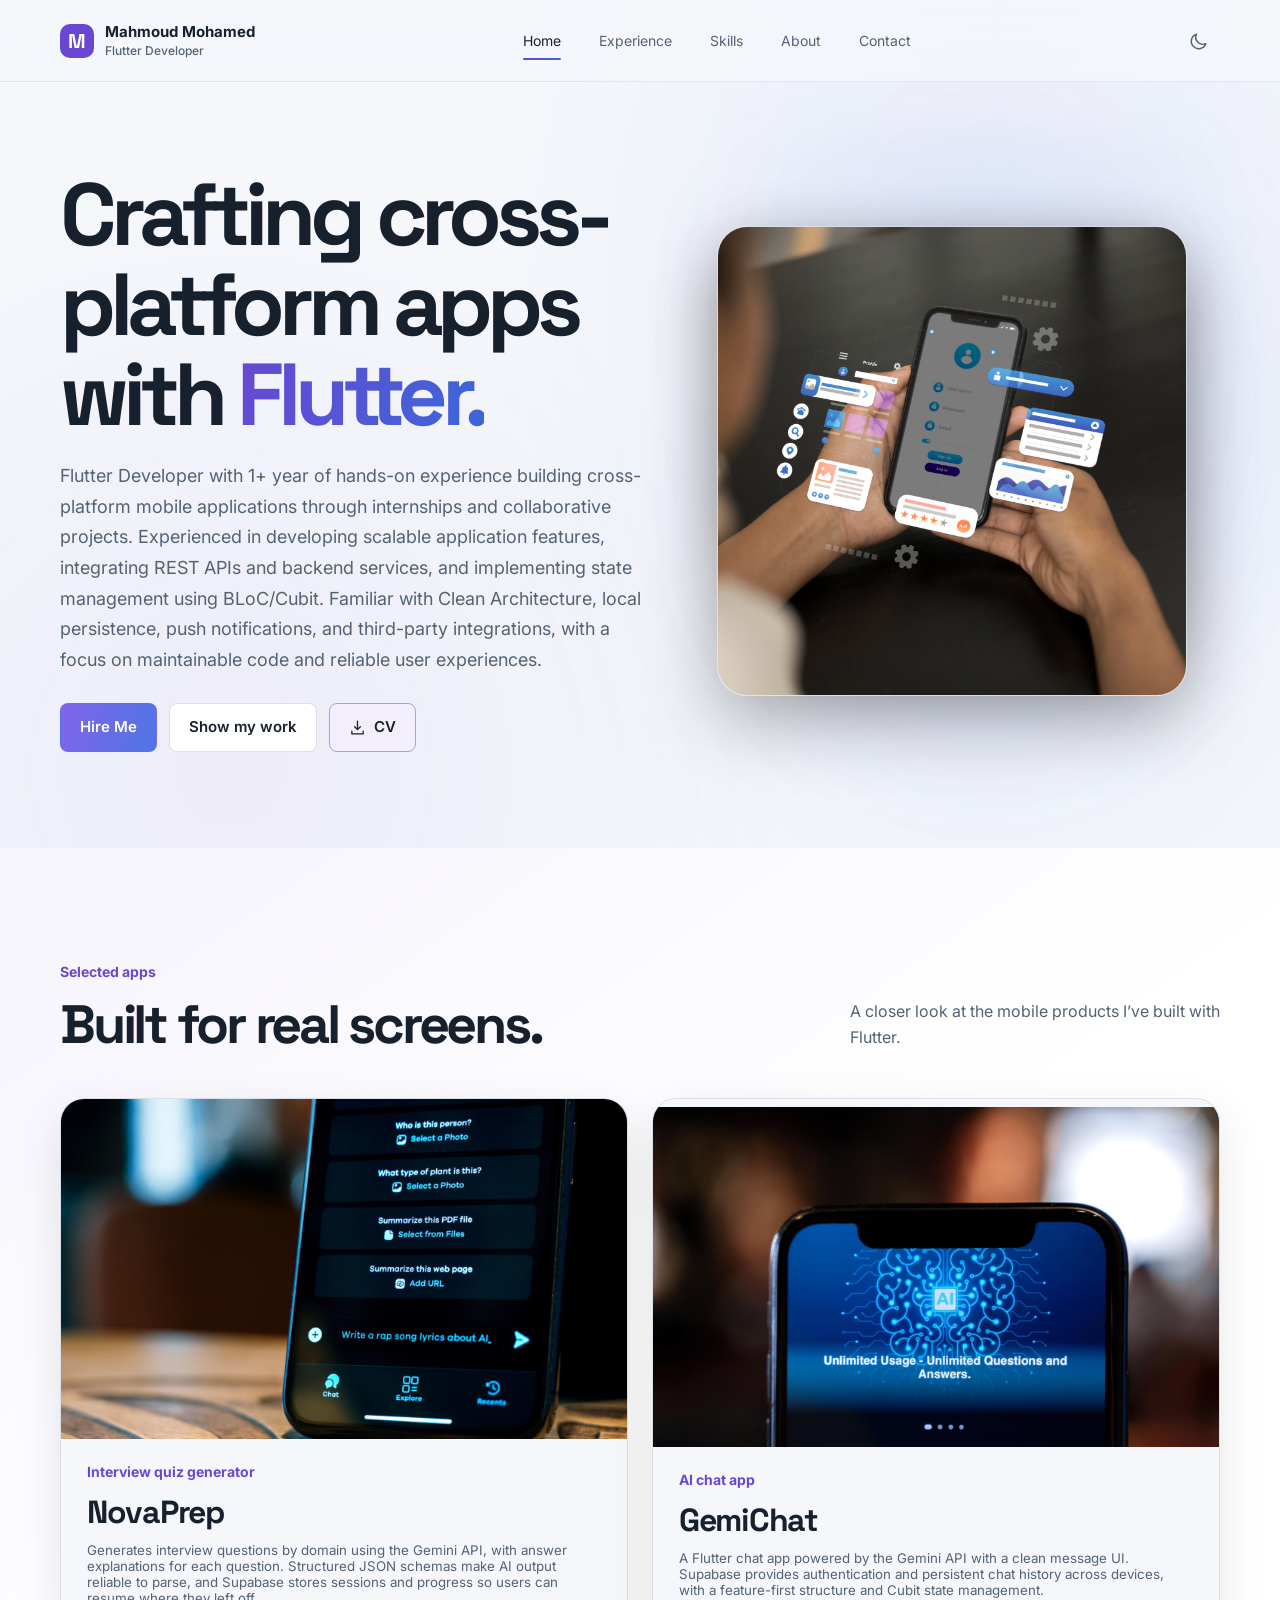
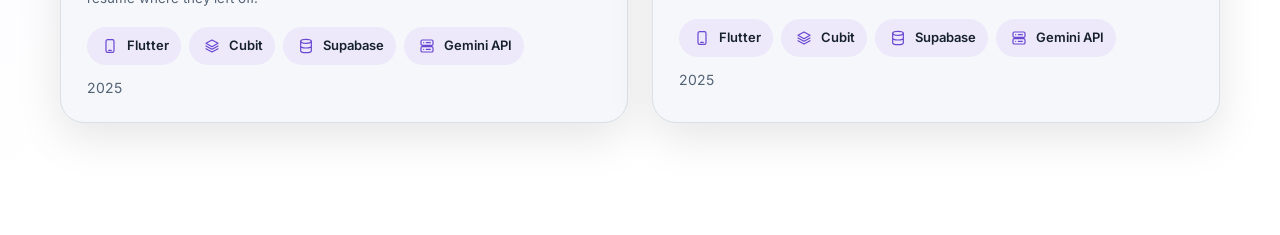
<file: index.html>
<!doctype html>
<html lang="en">
  <head>
    <meta charset="UTF-8" />
    <meta name="viewport" content="width=device-width, initial-scale=1" />
    <meta name="theme-color" content="#10131d" />
    <meta name="description" content="Mahmoud Mohamed is a Flutter developer building thoughtful cross-platform mobile apps." />
    <link rel="canonical" href="https://mahmoudmohamed17.github.io/my_portfolio/" />
    <link rel="icon" href="assets/favicon.svg" type="image/svg+xml" />
    <title>Mahmoud Mohamed — Flutter Developer</title>
    <script>
      (() => {
        let theme;
        try { theme = localStorage.getItem("portfolio-theme"); } catch (_) {}
        if (theme !== "dark" && theme !== "light") theme = matchMedia("(prefers-color-scheme: light)").matches ? "light" : "dark";
        document.documentElement.dataset.theme = theme;
      })();
    </script>
    <link rel="preconnect" href="https://fonts.googleapis.com" />
    <link rel="preconnect" href="https://fonts.gstatic.com" crossorigin />
    <link href="https://fonts.googleapis.com/css2?family=Inter:wght@400;500;600;700&family=Space+Grotesk:wght@500;600;700&display=swap" rel="stylesheet" />
    <link rel="stylesheet" href="styles.css" />
    <script src="content.js" defer></script>
    <script src="script.js" defer></script>
  </head>
  <body data-page="home">
    <a class="skip-link" href="#main">Skip to content</a>
    <header class="site-header wrap">
      <a class="brand" href="index.html" aria-label="Mahmoud Mohamed home"><span class="brand-mark" aria-hidden="true">M</span><span class="brand-copy"><span id="brand-name"></span><span id="brand-role"></span></span></a>
      <nav class="nav" aria-label="Main navigation">
        <a href="index.html" aria-current="page">Home</a>
        <a href="experience.html">Experience</a>
        <a href="skills.html">Skills</a>
        <a href="about.html">About</a>
        <a href="contact.html">Contact</a>
      </nav>
      <div class="header-actions">
        <button class="theme-toggle" type="button" aria-label="Switch theme">
          <svg class="theme-icon icon-sun" viewBox="0 0 24 24" aria-hidden="true"><circle cx="12" cy="12" r="3"/><path d="M12 2v2m0 16v2M4.93 4.93l1.42 1.42m11.3 11.3 1.42 1.42M2 12h2m16 0h2M4.93 19.07l1.42-1.42m11.3-11.3 1.42-1.42"/></svg>
          <svg class="theme-icon icon-moon" viewBox="0 0 24 24" aria-hidden="true"><path d="M19.2 15.6A8.2 8.2 0 0 1 8.4 4.8 8.5 8.5 0 1 0 19.2 15.6Z"/></svg>
        </button>
      </div>
    </header>
    <main id="main">
      <section class="hero wrap" id="home" aria-labelledby="hero-title">
        <div class="hero-copy">
          <h1 id="hero-title">Crafting cross-platform apps with <em>Flutter.</em></h1>
          <p class="hero-intro" id="hero-intro"></p>
          <div class="hero-actions">
            <a class="button button-primary" href="contact.html">Hire Me</a>
            <a class="button button-secondary" href="#selected-projects">Show my work</a>
            <a class="button button-secondary button-download" href="assets/Mahmoud-Mohamed-CV.pdf" download aria-label="Download my latest CV version"><svg class="download-icon" viewBox="0 0 24 24" aria-hidden="true"><path d="M12 3v12m0 0 4-4m-4 4-4-4M4 17v4h16v-4"/></svg><span>CV</span></a>
          </div>
        </div>
        <div class="hero-showcase"><img class="home-art" src="assets/home.jpg" alt="A smartphone showing a mobile app interface" fetchpriority="high" /></div>
      </section>
      <section class="work-section section" id="selected-projects" aria-labelledby="projects-title">
        <div class="wrap">
          <div class="section-heading"><div><p class="section-kicker">Selected apps</p><h2 id="projects-title">Built for real screens.</h2></div><p class="section-intro">A closer look at the mobile products I’ve built with Flutter.</p></div>
          <div class="project-list" id="projects"></div>
        </div>
      </section>
    </main>
    <dialog class="project-dialog" aria-labelledby="dialog-title"><div class="dialog-shell"><button class="dialog-close" type="button" aria-label="Close project details">×</button><div class="dialog-gallery"><img class="dialog-image" alt=""></div><p class="project-category dialog-category"></p><h2 id="dialog-title"></h2><p class="dialog-description"></p><p class="dialog-tags"></p><a class="dialog-link" target="_blank" rel="noopener noreferrer"></a></div></dialog>
  </body>
</html>
</file>
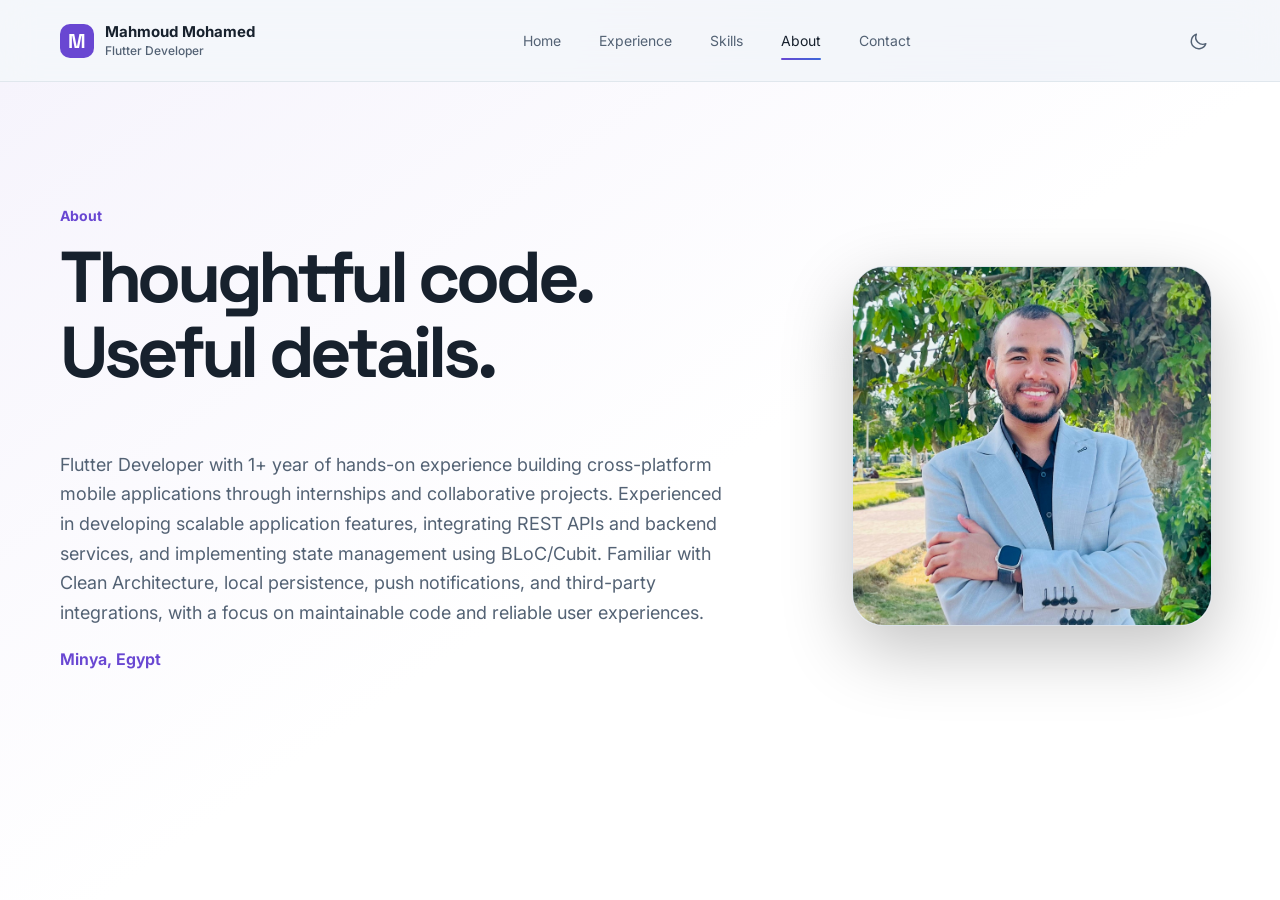
<file: about.html>
<!doctype html>
<html lang="en">
  <head>
    <meta charset="UTF-8" /><meta name="viewport" content="width=device-width, initial-scale=1" /><meta name="theme-color" content="#10131d" />
    <meta name="description" content="About Mahmoud Mohamed, Flutter developer based in Minya, Egypt." /><link rel="canonical" href="https://mahmoudmohamed17.github.io/my_portfolio/about.html" /><link rel="icon" href="assets/favicon.svg" type="image/svg+xml" />
    <title>About — Mahmoud Mohamed</title>
    <script>(()=>{let t;try{t=localStorage.getItem("portfolio-theme")}catch(_){}if(t!=="dark"&&t!=="light")t=matchMedia("(prefers-color-scheme: light)").matches?"light":"dark";document.documentElement.dataset.theme=t})();</script>
    <link rel="preconnect" href="https://fonts.googleapis.com" /><link rel="preconnect" href="https://fonts.gstatic.com" crossorigin /><link href="https://fonts.googleapis.com/css2?family=Inter:wght@400;500;600;700&family=Space+Grotesk:wght@500;600;700&display=swap" rel="stylesheet" />
    <link rel="stylesheet" href="styles.css" /><script src="content.js" defer></script><script src="script.js" defer></script>
  </head>
  <body data-page="about">
    <a class="skip-link" href="#main">Skip to content</a>
    <header class="site-header wrap"><a class="brand" href="index.html" aria-label="Mahmoud Mohamed home"><span class="brand-mark" aria-hidden="true">M</span><span class="brand-copy"><span id="brand-name"></span><span id="brand-role"></span></span></a><nav class="nav" aria-label="Main navigation"><a href="index.html">Home</a><a href="experience.html">Experience</a><a href="skills.html">Skills</a><a href="about.html" aria-current="page">About</a><a href="contact.html">Contact</a></nav><div class="header-actions"><button class="theme-toggle" type="button" aria-label="Switch theme"><svg class="theme-icon icon-sun" viewBox="0 0 24 24" aria-hidden="true"><circle cx="12" cy="12" r="3"/><path d="M12 2v2m0 16v2M4.93 4.93l1.42 1.42m11.3 11.3 1.42 1.42M2 12h2m16 0h2M4.93 19.07l1.42-1.42m11.3-11.3 1.42-1.42"/></svg><svg class="theme-icon icon-moon" viewBox="0 0 24 24" aria-hidden="true"><path d="M19.2 15.6A8.2 8.2 0 0 1 8.4 4.8 8.5 8.5 0 1 0 19.2 15.6Z"/></svg></button></div></header>
    <main id="main"><section class="about-section section page-section"><div class="wrap about-page"><div><p class="section-kicker">About</p><h1>Thoughtful code.<br />Useful details.</h1><p class="about-summary" id="about-summary"></p><p class="about-location" id="about-location"></p></div><img class="about-photo" src="assets/me.jpg" alt="Mahmoud Mohamed" loading="lazy" /></div></section></main>
  </body>
</html>
</file>
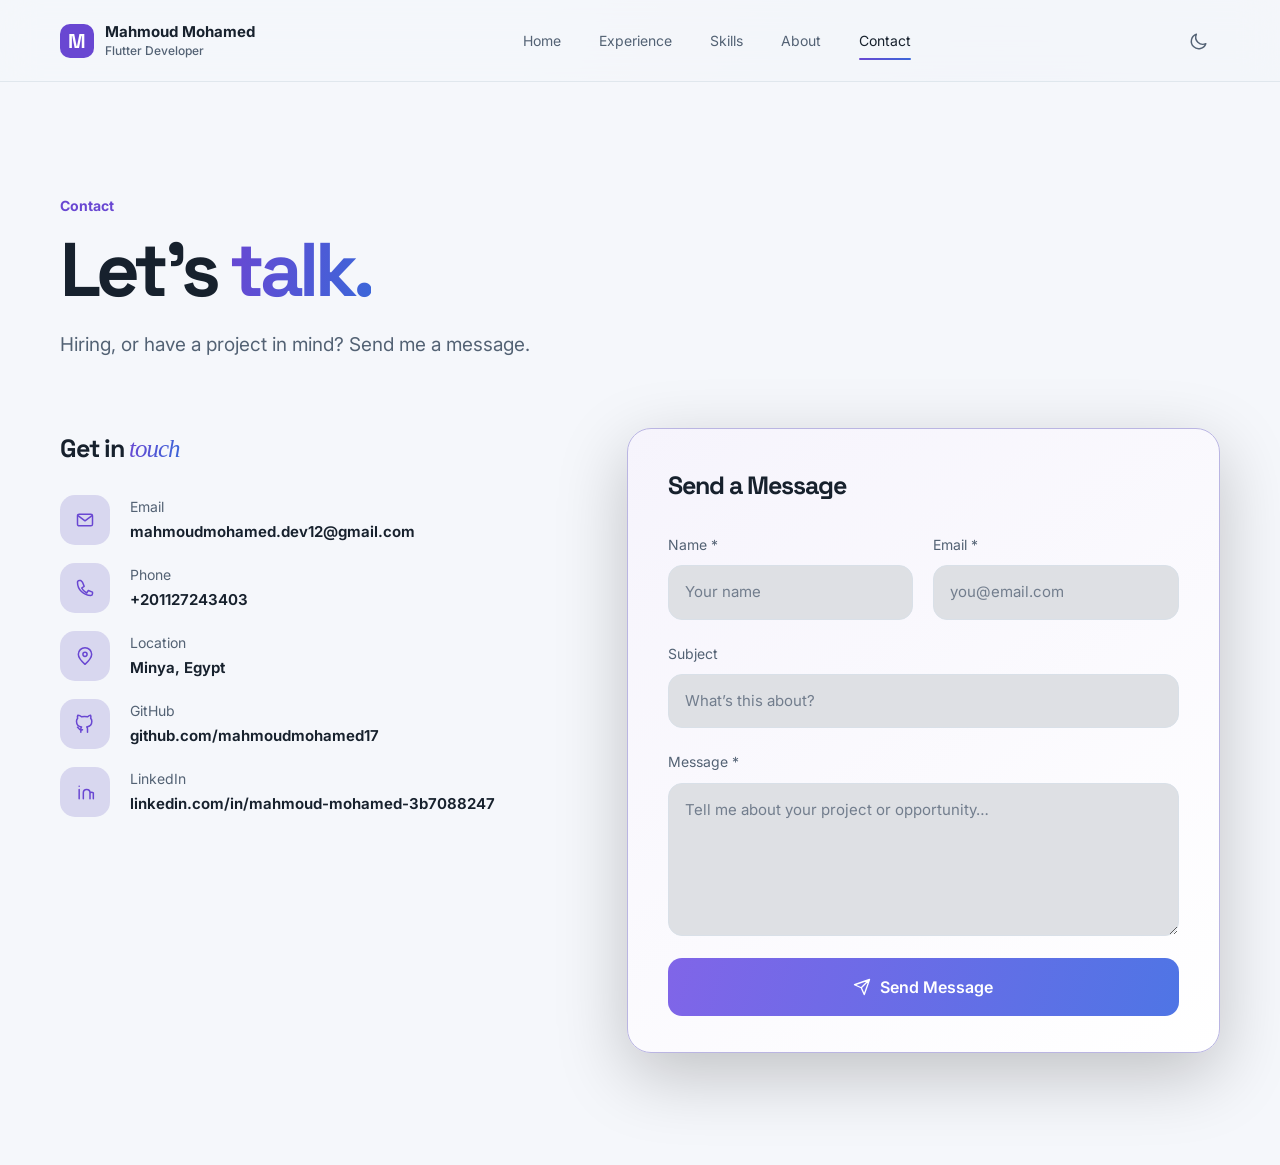
<file: contact.html>
<!doctype html>
<html lang="en">
  <head>
    <meta charset="UTF-8" /><meta name="viewport" content="width=device-width, initial-scale=1" /><meta name="theme-color" content="#10131d" />
    <meta name="description" content="Contact Mahmoud Mohamed about Flutter development roles and projects." /><link rel="canonical" href="https://mahmoudmohamed17.github.io/my_portfolio/contact.html" /><link rel="icon" href="assets/favicon.svg" type="image/svg+xml" />
    <title>Contact — Mahmoud Mohamed</title>
    <script>(()=>{let t;try{t=localStorage.getItem("portfolio-theme")}catch(_){}if(t!=="dark"&&t!=="light")t=matchMedia("(prefers-color-scheme: light)").matches?"light":"dark";document.documentElement.dataset.theme=t})();</script>
    <link rel="preconnect" href="https://fonts.googleapis.com" /><link rel="preconnect" href="https://fonts.gstatic.com" crossorigin /><link href="https://fonts.googleapis.com/css2?family=Inter:wght@400;500;600;700&family=Space+Grotesk:wght@500;600;700&display=swap" rel="stylesheet" />
    <link rel="stylesheet" href="styles.css" /><script src="content.js" defer></script><script src="script.js" defer></script>
  </head>
  <body data-page="contact">
    <a class="skip-link" href="#main">Skip to content</a>
    <header class="site-header wrap"><a class="brand" href="index.html" aria-label="Mahmoud Mohamed home"><span class="brand-mark" aria-hidden="true">M</span><span class="brand-copy"><span id="brand-name"></span><span id="brand-role"></span></span></a><nav class="nav" aria-label="Main navigation"><a href="index.html">Home</a><a href="experience.html">Experience</a><a href="skills.html">Skills</a><a href="about.html">About</a><a href="contact.html" aria-current="page">Contact</a></nav><div class="header-actions"><button class="theme-toggle" type="button" aria-label="Switch theme"><svg class="theme-icon icon-sun" viewBox="0 0 24 24" aria-hidden="true"><circle cx="12" cy="12" r="3"/><path d="M12 2v2m0 16v2M4.93 4.93l1.42 1.42m11.3 11.3 1.42 1.42M2 12h2m16 0h2M4.93 19.07l1.42-1.42m11.3-11.3 1.42-1.42"/></svg><svg class="theme-icon icon-moon" viewBox="0 0 24 24" aria-hidden="true"><path d="M19.2 15.6A8.2 8.2 0 0 1 8.4 4.8 8.5 8.5 0 1 0 19.2 15.6Z"/></svg></button></div></header>
    <main id="main"><section class="contact-section section page-section" aria-labelledby="contact-title"><div class="wrap"><div class="contact-heading"><p class="section-kicker">Contact</p><h1 id="contact-title">Let’s <em>talk.</em></h1><p>Hiring, or have a project in mind? Send me a message.</p></div><div class="contact-layout"><div class="contact-details"><h3>Get in <em>touch</em></h3><div id="contact-links"></div></div><form class="contact-form" action="https://formsubmit.co/ajax/mahmoudmohamed.dev12@gmail.com" method="POST" aria-describedby="contact-form-status"><h3>Send a Message</h3><input type="hidden" name="_subject" value="New portfolio message"><div class="form-row"><label>Name *<input type="text" name="name" autocomplete="name" placeholder="Your name" required></label><label>Email *<input type="email" name="email" autocomplete="email" placeholder="you@email.com" required></label></div><label>Subject<input type="text" name="subject" placeholder="What’s this about?"></label><label>Message *<textarea name="message" rows="5" placeholder="Tell me about your project or opportunity…" required></textarea></label><button class="button button-primary form-submit" type="submit"><svg class="button-icon" viewBox="0 0 24 24" aria-hidden="true"><path d="m22 2-7 20-4-9-9-4 20-7ZM22 2 11 13"/></svg><span class="submit-label">Send Message</span></button><p class="form-status" id="contact-form-status" role="status" aria-live="polite" hidden></p></form></div></div></section></main>
  </body>
</html>
</file>
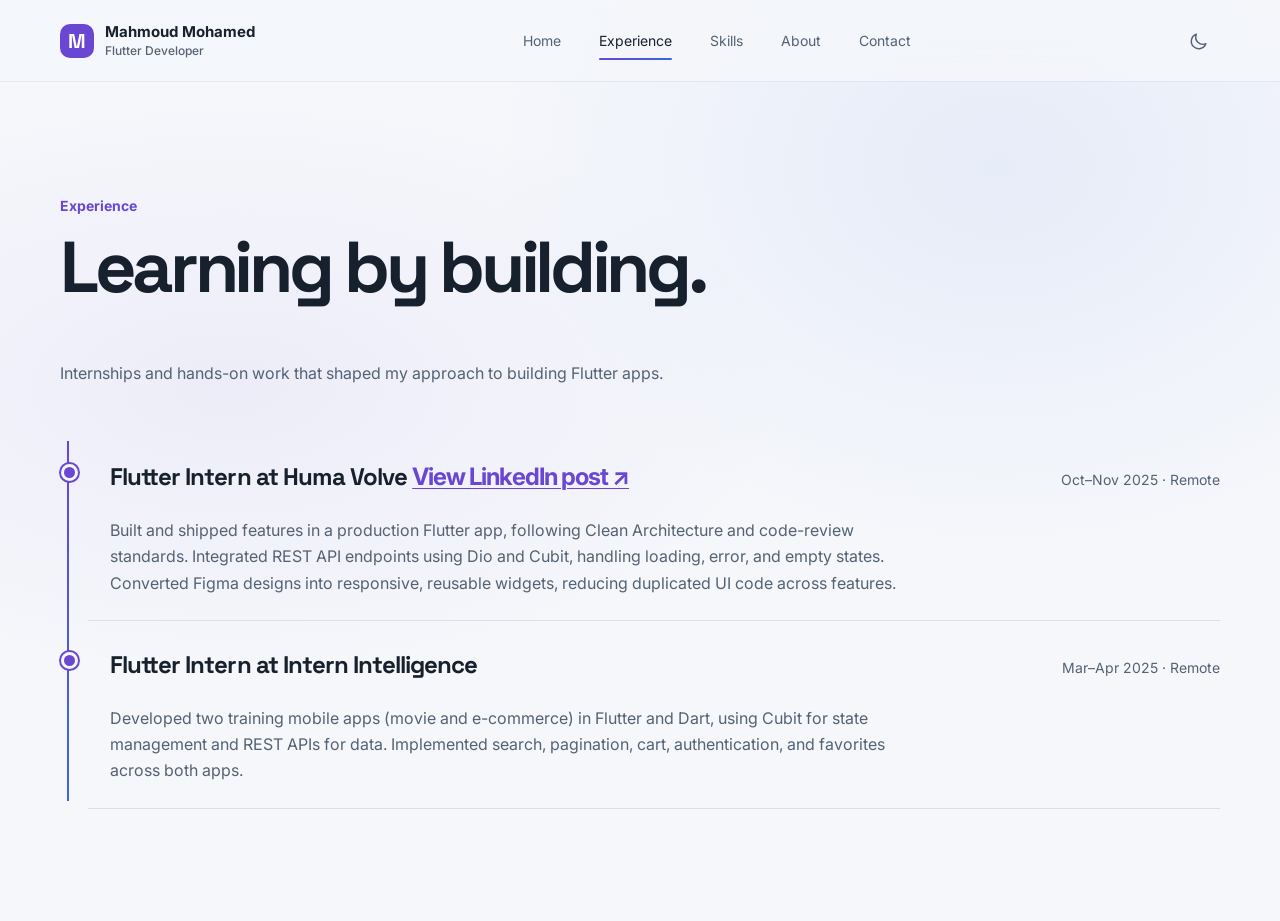
<file: experience.html>
<!doctype html>
<html lang="en">
  <head>
    <meta charset="UTF-8" /><meta name="viewport" content="width=device-width, initial-scale=1" />
    <meta name="theme-color" content="#10131d" /><meta name="description" content="Professional experience and internships of Mahmoud Mohamed, Flutter developer." />
    <link rel="canonical" href="https://mahmoudmohamed17.github.io/my_portfolio/experience.html" /><link rel="icon" href="assets/favicon.svg" type="image/svg+xml" />
    <title>Experience — Mahmoud Mohamed</title>
    <script>(()=>{let t;try{t=localStorage.getItem("portfolio-theme")}catch(_){}if(t!=="dark"&&t!=="light")t=matchMedia("(prefers-color-scheme: light)").matches?"light":"dark";document.documentElement.dataset.theme=t})();</script>
    <link rel="preconnect" href="https://fonts.googleapis.com" /><link rel="preconnect" href="https://fonts.gstatic.com" crossorigin /><link href="https://fonts.googleapis.com/css2?family=Inter:wght@400;500;600;700&family=Space+Grotesk:wght@500;600;700&display=swap" rel="stylesheet" />
    <link rel="stylesheet" href="styles.css" /><script src="content.js" defer></script><script src="script.js" defer></script>
  </head>
  <body data-page="experience">
    <a class="skip-link" href="#main">Skip to content</a>
    <header class="site-header wrap"><a class="brand" href="index.html" aria-label="Mahmoud Mohamed home"><span class="brand-mark" aria-hidden="true">M</span><span class="brand-copy"><span id="brand-name"></span><span id="brand-role"></span></span></a><nav class="nav" aria-label="Main navigation"><a href="index.html">Home</a><a href="experience.html" aria-current="page">Experience</a><a href="skills.html">Skills</a><a href="about.html">About</a><a href="contact.html">Contact</a></nav><div class="header-actions"><button class="theme-toggle" type="button" aria-label="Switch theme"><svg class="theme-icon icon-sun" viewBox="0 0 24 24" aria-hidden="true"><circle cx="12" cy="12" r="3"/><path d="M12 2v2m0 16v2M4.93 4.93l1.42 1.42m11.3 11.3 1.42 1.42M2 12h2m16 0h2M4.93 19.07l1.42-1.42m11.3-11.3 1.42-1.42"/></svg><svg class="theme-icon icon-moon" viewBox="0 0 24 24" aria-hidden="true"><path d="M19.2 15.6A8.2 8.2 0 0 1 8.4 4.8 8.5 8.5 0 1 0 19.2 15.6Z"/></svg></button></div></header>
    <main id="main"><section class="experience-section section page-section" aria-labelledby="experience-title"><div class="wrap experience-layout"><div class="section-heading"><div><p class="section-kicker">Experience</p><h1 id="experience-title">Learning by building.</h1><p class="section-intro">Internships and hands-on work that shaped my approach to building Flutter apps.</p></div></div><div class="timeline" id="experience-list"></div></div></section></main>
  </body>
</html>
</file>
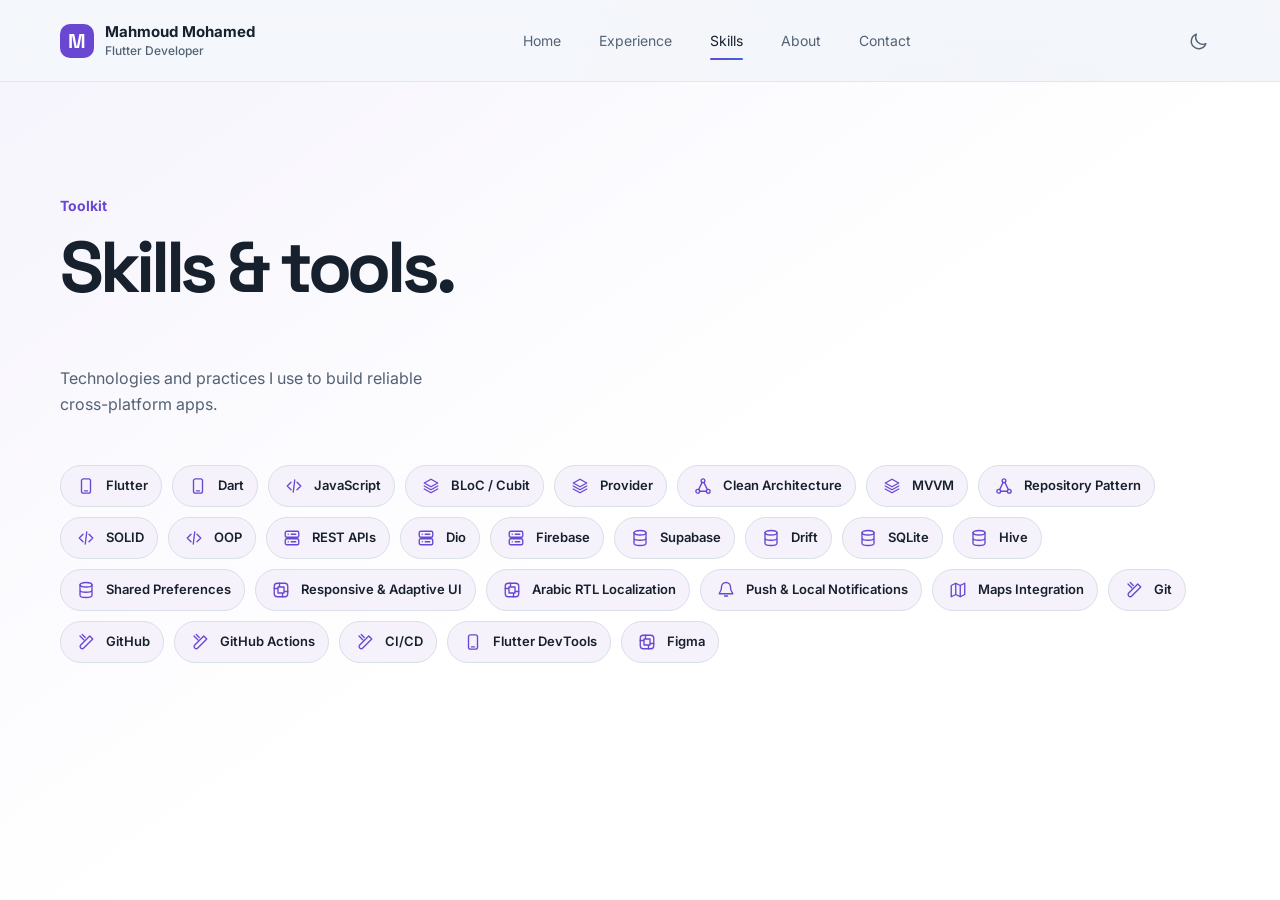
<file: skills.html>
<!doctype html>
<html lang="en">
  <head>
    <meta charset="UTF-8" /><meta name="viewport" content="width=device-width, initial-scale=1" /><meta name="theme-color" content="#10131d" />
    <meta name="description" content="Flutter development skills and tools used by Mahmoud Mohamed." /><link rel="canonical" href="https://mahmoudmohamed17.github.io/my_portfolio/skills.html" /><link rel="icon" href="assets/favicon.svg" type="image/svg+xml" />
    <title>Skills — Mahmoud Mohamed</title>
    <script>(()=>{let t;try{t=localStorage.getItem("portfolio-theme")}catch(_){}if(t!=="dark"&&t!=="light")t=matchMedia("(prefers-color-scheme: light)").matches?"light":"dark";document.documentElement.dataset.theme=t})();</script>
    <link rel="preconnect" href="https://fonts.googleapis.com" /><link rel="preconnect" href="https://fonts.gstatic.com" crossorigin /><link href="https://fonts.googleapis.com/css2?family=Inter:wght@400;500;600;700&family=Space+Grotesk:wght@500;600;700&display=swap" rel="stylesheet" />
    <link rel="stylesheet" href="styles.css" /><script src="content.js" defer></script><script src="script.js" defer></script>
  </head>
  <body data-page="skills">
    <a class="skip-link" href="#main">Skip to content</a>
    <header class="site-header wrap"><a class="brand" href="index.html" aria-label="Mahmoud Mohamed home"><span class="brand-mark" aria-hidden="true">M</span><span class="brand-copy"><span id="brand-name"></span><span id="brand-role"></span></span></a><nav class="nav" aria-label="Main navigation"><a href="index.html">Home</a><a href="experience.html">Experience</a><a href="skills.html" aria-current="page">Skills</a><a href="about.html">About</a><a href="contact.html">Contact</a></nav><div class="header-actions"><button class="theme-toggle" type="button" aria-label="Switch theme"><svg class="theme-icon icon-sun" viewBox="0 0 24 24" aria-hidden="true"><circle cx="12" cy="12" r="3"/><path d="M12 2v2m0 16v2M4.93 4.93l1.42 1.42m11.3 11.3 1.42 1.42M2 12h2m16 0h2M4.93 19.07l1.42-1.42m11.3-11.3 1.42-1.42"/></svg><svg class="theme-icon icon-moon" viewBox="0 0 24 24" aria-hidden="true"><path d="M19.2 15.6A8.2 8.2 0 0 1 8.4 4.8 8.5 8.5 0 1 0 19.2 15.6Z"/></svg></button></div></header>
    <main id="main"><section class="about-section section page-section" aria-labelledby="skills-title"><div class="wrap skills-page"><div class="section-heading"><div><p class="section-kicker">Toolkit</p><h1 id="skills-title">Skills & tools.</h1><p class="section-intro">Technologies and practices I use to build reliable cross-platform apps.</p></div></div><div class="skill-list" id="skills" aria-label="Skills and tools"></div></div></section></main>
  </body>
</html>
</file>
<file: styles.css>
/* Foundations and theme tokens */
:root {
  color-scheme: dark;
  --bg: #0b1220;
  --surface: #131d33;
  --surface-raised: #18243b;
  --border: #24324f;
  --text: #e8eef9;
  --muted: #a3b3cf;
  --accent: #4db8ff;
  --accent-ink: #071523;
  --glow: rgb(77 184 255 / 17%);
  --font-body: "Inter", Arial, sans-serif;
  --font-heading: "Space Grotesk", Arial, sans-serif;
  --wrap: 1180px;
  font-family: var(--font-body);
  background: var(--bg);
  color: var(--text);
}

:root[data-theme="light"] {
  color-scheme: light;
  --bg: #f5f8fd;
  --surface: #fff;
  --surface-raised: #eef3fa;
  --border: #d3ddec;
  --text: #0e1626;
  --muted: #44546f;
  --accent: #0a6bc9;
  --accent-ink: #fff;
  --glow: rgb(10 107 201 / 12%);
}

/* Reset and shared elements */
* {
  box-sizing: border-box;
}
html {
  scroll-behavior: smooth;
  scroll-padding-top: 86px;
}
body {
  margin: 0;
  min-width: 320px;
  background: var(--bg);
  color: var(--text);
  font-size: 16px;
  line-height: 1.65;
  transition:
    background-color 0.25s,
    color 0.25s;
}
body,
button,
a {
  font-family: var(--font-body);
}
a {
  color: inherit;
}
button {
  color: inherit;
}
img {
  display: block;
  max-width: 100%;
}
.wrap {
  width: min(var(--wrap), calc(100% - 64px));
  margin-inline: auto;
}
.skip-link {
  position: fixed;
  z-index: 10;
  top: 10px;
  left: 10px;
  padding: 12px 16px;
  transform: translateY(-150%);
  background: var(--accent);
  color: var(--accent-ink);
  border-radius: 8px;
}
.skip-link:focus {
  transform: translateY(0);
}
:focus-visible {
  outline: 3px solid var(--accent);
  outline-offset: 4px;
  border-radius: 3px;
}

/* Header and navigation */
.site-header {
  min-height: 82px;
  display: flex;
  align-items: center;
  justify-content: space-between;
  gap: 26px;
  border-bottom: 1px solid var(--border);
}
.brand {
  min-height: 44px;
  display: inline-flex;
  align-items: center;
  gap: 11px;
  text-decoration: none;
  font-weight: 700;
  font-size: 15px;
  white-space: nowrap;
}
.brand-mark {
  width: 34px;
  height: 34px;
  display: grid;
  place-items: center;
  border-radius: 10px;
  color: var(--accent-ink);
  background: var(--accent);
  font: 700 20px var(--font-heading);
}
.nav {
  display: flex;
  align-items: center;
  gap: clamp(16px, 3vw, 38px);
}
.nav a {
  min-height: 44px;
  display: inline-flex;
  align-items: center;
  font-size: 14px;
  color: var(--muted);
  text-decoration: none;
}
.theme-toggle {
  font-size: 14px;
  color: var(--muted);
  text-decoration: none;
}
.nav a:hover,
.contact-link:hover,
.certificate-link:hover {
  color: var(--accent);
}
.theme-toggle {
  min-height: 44px;
  display: inline-flex;
  align-items: center;
  gap: 9px;
  padding: 0 12px;
  border: 1px solid var(--border);
  border-radius: 999px;
  background: var(--surface);
  cursor: pointer;
}
.theme-toggle span:first-child {
  color: var(--accent);
  font-size: 18px;
}

/* Hero and app showcase */
.hero {
  min-height: 650px;
  display: grid;
  grid-template-columns: minmax(0, 1fr) minmax(370px, 0.9fr);
  align-items: center;
  gap: 30px;
  padding-block: 70px 82px;
}
.hero-copy {
  max-width: 650px;
  position: relative;
  z-index: 1;
}
.availability {
  display: flex;
  align-items: center;
  gap: 10px;
  margin: 0 0 25px;
  color: var(--muted);
  font-size: 14px;
}
.status-dot {
  width: 9px;
  height: 9px;
  border-radius: 50%;
  background: #5dd39e;
  box-shadow: 0 0 0 4px rgb(93 211 158 / 13%);
}
.availability-divider {
  height: 16px;
  border-left: 1px solid var(--border);
}
h1,
h2,
h3,
p {
  margin-top: 0;
}
h1,
h2,
h3 {
  font-family: var(--font-heading);
}
.hero h1 {
  max-width: 720px;
  margin-bottom: 22px;
  font-size: clamp(48px, 6.3vw, 78px);
  line-height: 1.02;
  letter-spacing: -0.065em;
}
.hero-intro {
  max-width: 580px;
  margin-bottom: 28px;
  color: var(--muted);
  font-size: 18px;
  line-height: 1.7;
}
.hero-actions {
  display: flex;
  flex-wrap: wrap;
  gap: 12px;
}
.button {
  min-height: 48px;
  display: inline-flex;
  align-items: center;
  justify-content: center;
  gap: 18px;
  padding: 11px 19px;
  border: 1px solid var(--border);
  border-radius: 8px;
  font-size: 15px;
  font-weight: 600;
  text-decoration: none;
  transition:
    transform 0.18s,
    background-color 0.18s,
    border-color 0.18s;
}
.button:hover {
  transform: translateY(-2px);
}
.button-primary {
  border-color: var(--accent);
  background: var(--accent);
  color: var(--accent-ink);
}
.button-secondary {
  background: var(--surface);
}
.hero-skills {
  margin-top: 28px;
}
.skill-list {
  display: flex;
  flex-wrap: wrap;
  gap: 9px;
}
.skill-chip {
  min-height: 36px;
  display: inline-flex;
  align-items: center;
  padding: 5px 12px;
  border: 1px solid var(--border);
  border-radius: 999px;
  color: var(--muted);
  background: var(--surface);
  font-size: 13px;
}
.hero-showcase {
  min-height: 455px;
  position: relative;
  display: flex;
  align-items: center;
  justify-content: center;
  isolation: isolate;
}
.hero-showcase::before {
  content: "";
  position: absolute;
  z-index: -1;
  width: 86%;
  aspect-ratio: 1;
  border-radius: 50%;
  background: radial-gradient(circle, var(--glow), transparent 68%);
  filter: blur(20px);
}
.phone-frame {
  width: 200px;
  aspect-ratio: 0.485;
  position: relative;
  padding: 8px;
  overflow: hidden;
  border: 1px solid rgb(255 255 255 / 22%);
  border-radius: 31px;
  background: #080e18;
  box-shadow: 0 26px 70px rgb(0 0 0 / 34%);
}
.phone-frame::before {
  content: "";
  position: absolute;
  z-index: 2;
  top: 8px;
  left: 50%;
  width: 34%;
  height: 13px;
  transform: translateX(-50%);
  border-radius: 0 0 10px 10px;
  background: #080e18;
}
.phone-screen {
  width: 100%;
  height: 100%;
  overflow: hidden;
  border-radius: 24px;
  background: var(--surface-raised);
}
.phone-image {
  width: 100%;
  height: 100%;
  object-fit: cover;
  object-position: top center;
}
.screen-placeholder {
  height: 100%;
  display: grid;
  place-items: center;
  padding: 20px;
  color: var(--muted);
  text-align: center;
  background: linear-gradient(150deg, var(--surface-raised), var(--surface));
}
.phone-front {
  z-index: 2;
  width: clamp(180px, 17vw, 228px);
  transform: translate(25px, 8px) rotate(-5deg);
  animation: arrive 0.7s cubic-bezier(0.2, 0.8, 0.2, 1) both;
}
.phone-back {
  width: clamp(166px, 15vw, 205px);
  margin-left: -28px;
  transform: translate(-4px, 32px) rotate(7deg);
  opacity: 0.9;
}
@keyframes arrive {
  from {
    opacity: 0;
    translate: 0 22px;
  }
  to {
    opacity: 1;
    translate: 0 0;
  }
}

/* Project list */
.section {
  padding-block: 100px;
}
.work-section {
  background: var(--surface);
}
.section-heading {
  display: flex;
  align-items: end;
  justify-content: space-between;
  gap: 30px;
  margin-bottom: 43px;
}
.section-kicker,
.project-category {
  margin-bottom: 13px;
  color: var(--accent);
  font-size: 14px;
  font-weight: 700;
}
.section-heading h2,
.about-layout h2,
.contact-panel h2 {
  max-width: 690px;
  margin-bottom: 0;
  font-size: clamp(36px, 4.6vw, 54px);
  line-height: 1.08;
  letter-spacing: -0.055em;
}
.section-intro {
  max-width: 370px;
  margin-bottom: 4px;
  color: var(--muted);
}
.project-list {
  display: grid;
  gap: 32px;
}
.project-row {
  min-width: 0;
  display: grid;
  grid-template-columns: minmax(280px, 0.88fr) minmax(280px, 1fr);
  align-items: center;
  gap: clamp(35px, 8vw, 110px);
  padding: 35px;
  border: 1px solid var(--border);
  border-radius: 18px;
  background: var(--bg);
}
.project-row:nth-child(even) .project-gallery {
  order: 2;
}
.project-row:nth-child(even) .project-details {
  order: 1;
}
.project-gallery {
  min-height: 360px;
  position: relative;
  display: flex;
  align-items: center;
  justify-content: center;
  overflow: hidden;
  border-radius: 14px;
  background:
    radial-gradient(ellipse at center, var(--glow), transparent 70%),
    var(--surface);
}
.project-phone-link {
  display: block;
  text-decoration: none;
}
.project-phone-link .phone-frame {
  width: clamp(152px, 16vw, 190px);
}
.project-phone-link.phone-secondary {
  margin-left: -20px;
  transform: translateY(34px) scale(0.88);
  opacity: 0.92;
}
.project-details {
  max-width: 500px;
}
.project-category {
  margin-bottom: 12px;
}
.project-details h3 {
  margin-bottom: 16px;
  font-size: 37px;
  line-height: 1.15;
  letter-spacing: -0.045em;
}
.project-title-link {
  text-decoration: none;
  text-decoration-color: var(--border);
  text-decoration-line: underline;
  text-underline-offset: 6px;
}
.project-title-link:hover {
  color: var(--accent);
}
.project-description {
  margin-bottom: 21px;
  color: var(--muted);
}
.project-tags,
.project-year {
  color: var(--muted);
  font-size: 14px;
}
.project-tags {
  margin-bottom: 8px;
}
/* Experience, education, and about */
.experience-layout .section-heading {
  align-items: start;
}
.experience-layout .section-intro {
  padding-top: 39px;
}
.timeline {
  border-top: 1px solid var(--border);
}
.timeline-item {
  padding: 24px 0;
  border-bottom: 1px solid var(--border);
}
.timeline-heading {
  display: flex;
  align-items: baseline;
  justify-content: space-between;
  gap: 24px;
}
.timeline-heading h3 {
  margin-bottom: 9px;
  font-size: 21px;
}
.timeline-date {
  flex: 0 0 auto;
  color: var(--muted);
  font-size: 14px;
}
.timeline-detail {
  max-width: 800px;
  margin-bottom: 0;
  color: var(--muted);
}
.experience-link {
  color: var(--accent);
  text-decoration-thickness: 1px;
  text-underline-offset: 3px;
}
.about-section {
  background: var(--surface);
}
.about-layout {
  display: grid;
  grid-template-columns: 0.85fr 1.15fr;
  gap: 90px;
}
.about-layout h2 {
  margin-bottom: 24px;
}
.about-languages {
  display: flex;
  flex-wrap: wrap;
  gap: 8px;
}
.language-heading {
  flex-basis: 100%;
  color: var(--muted);
  font-size: 14px;
  font-weight: 600;
}
.language-item {
  color: var(--muted);
  font-size: 14px;
}
.about-copy > p {
  color: var(--muted);
}
.about-copy h3 {
  margin: 28px 0 13px;
  font-size: 18px;
}
.certificate-list {
  display: grid;
  grid-template-columns: repeat(2, minmax(0, 1fr));
  gap: 10px 24px;
}
.certificate-link {
  min-height: 44px;
  display: flex;
  align-items: center;
  border-bottom: 1px solid var(--border);
  color: var(--muted);
  text-decoration: none;
}

/* Contact and footer */
.contact-panel {
  display: flex;
  align-items: end;
  justify-content: space-between;
  gap: 40px;
  padding: clamp(28px, 5vw, 58px);
  border: 1px solid var(--border);
  border-radius: 20px;
  background: var(--surface);
}
.contact-panel > div:first-child {
  max-width: 620px;
}
.contact-panel h2 {
  margin-bottom: 16px;
}
.contact-panel p:not(.section-kicker) {
  margin-bottom: 0;
  color: var(--muted);
}
.contact-links {
  display: flex;
  flex-wrap: wrap;
  align-items: center;
  gap: 8px 18px;
}
.contact-link {
  min-height: 44px;
  display: inline-flex;
  align-items: center;
  color: var(--muted);
  text-decoration: none;
}
.site-footer {
  min-height: 82px;
  display: flex;
  align-items: center;
  justify-content: space-between;
  gap: 20px;
  border-top: 1px solid var(--border);
  color: var(--muted);
  font-size: 14px;
}
.site-footer a {
  min-height: 44px;
  display: inline-flex;
  align-items: center;
  text-decoration: none;
}
.noscript-links {
  padding: 18px 32px;
  background: var(--surface);
  color: var(--text);
  text-align: center;
}

/* Responsive layout */
@media (max-width: 900px) {
  .wrap {
    width: min(var(--wrap), calc(100% - 44px));
  }
  .hero {
    min-height: 0;
    grid-template-columns: minmax(0, 1fr) minmax(260px, 0.75fr);
    gap: 0;
    padding-block: 66px;
  }
  .hero h1 {
    font-size: clamp(45px, 7vw, 65px);
  }
  .hero-showcase {
    min-height: 390px;
  }
  .phone-front {
    transform: translate(13px, 8px) rotate(-5deg);
  }
  .phone-back {
    margin-left: -38px;
  }
  .project-row {
    gap: 35px;
    padding: 24px;
  }
  .project-gallery {
    min-height: 320px;
  }
  .about-layout {
    gap: 48px;
  }
}

@media (max-width: 640px) {
  html {
    scroll-padding-top: 20px;
  }
  .wrap {
    width: calc(100% - 36px);
  }
  .site-header {
    min-height: 72px;
    flex-wrap: wrap;
    gap: 8px;
    padding-block: 10px;
  }
  .brand {
    font-size: 14px;
  }
  .brand-mark {
    width: 31px;
    height: 31px;
  }
  .theme-toggle {
    min-height: 44px;
    padding-inline: 10px;
  }
  .theme-label {
    display: none;
  }
  .nav {
    order: 3;
    width: 100%;
    justify-content: space-between;
    gap: 9px;
  }
  .nav a {
    min-height: 44px;
    display: inline-flex;
    align-items: center;
    font-size: 13px;
  }
  .hero {
    grid-template-columns: 1fr;
    gap: 13px;
    padding-block: 55px 45px;
  }
  .availability {
    flex-wrap: wrap;
    margin-bottom: 19px;
    font-size: 13px;
  }
  .hero h1 {
    max-width: 560px;
    margin-bottom: 17px;
    font-size: clamp(43px, 12vw, 62px);
  }
  .hero-intro {
    margin-bottom: 22px;
    font-size: 16px;
  }
  .hero-skills {
    margin-top: 22px;
    gap: 7px;
  }
  .skill-chip {
    min-height: 34px;
    padding-inline: 10px;
    font-size: 12px;
  }
  .hero-showcase {
    min-height: min(100vw, 380px);
    margin-top: 3px;
  }
  .phone-front {
    width: clamp(160px, 48vw, 200px);
    transform: translate(18px, 6px) rotate(-5deg);
  }
  .phone-back {
    width: clamp(148px, 44vw, 185px);
    margin-left: -30px;
    transform: translate(-2px, 26px) rotate(7deg);
  }
  .section {
    padding-block: 68px;
  }
  .section-heading {
    align-items: start;
    flex-direction: column;
    gap: 14px;
    margin-bottom: 28px;
  }
  .section-heading h2,
  .about-layout h2,
  .contact-panel h2 {
    font-size: clamp(36px, 10vw, 48px);
  }
  .section-intro {
    margin-bottom: 0;
  }
  .project-list {
    gap: 20px;
  }
  .project-row {
    grid-template-columns: 1fr;
    gap: 22px;
    padding: 14px;
    border-radius: 14px;
  }
  .project-row:nth-child(even) .project-gallery,
  .project-row:nth-child(even) .project-details {
    order: initial;
  }
  .project-gallery {
    min-height: 310px;
  }
  .project-phone-link .phone-frame {
    width: clamp(145px, 41vw, 178px);
  }
  .project-details {
    padding: 3px 6px 10px;
  }
  .project-details h3 {
    font-size: 32px;
  }
  .experience-layout .section-heading {
    gap: 4px;
  }
  .experience-layout .section-intro {
    padding-top: 0;
  }
  .timeline-item {
    padding-block: 19px;
  }
  .timeline-heading {
    align-items: start;
    flex-direction: column;
    gap: 0;
  }
  .timeline-heading h3 {
    font-size: 19px;
  }
  .about-layout {
    grid-template-columns: 1fr;
    gap: 24px;
  }
  .about-layout h2 {
    margin-bottom: 17px;
  }
  .certificate-list {
    grid-template-columns: 1fr;
  }
  .contact-panel {
    align-items: start;
    flex-direction: column;
    gap: 23px;
    padding: 25px 21px;
    border-radius: 15px;
  }
  .contact-links {
    gap: 4px 15px;
  }
  .site-footer {
    min-height: 76px;
    flex-wrap: wrap;
    justify-content: space-between;
    gap: 0 12px;
    padding-block: 13px;
    font-size: 12px;
  }
  .site-footer #footer-location {
    order: 3;
    width: 100%;
  }
}

@media (prefers-reduced-motion: reduce) {
  *,
  *::before,
  *::after {
    scroll-behavior: auto !important;
    animation-duration: 0.01ms !important;
    animation-iteration-count: 1 !important;
    transition-duration: 0.01ms !important;
  }
}
/* Portfolio refresh */
:root{--bg:#10131d;--surface:#171c29;--surface-raised:#202738;--border:#303a4d;--text:#eff2f8;--muted:#adb8ca;--accent:#71d8c3;--accent-ink:#10221f;--glow:rgb(113 216 195 / 18%);--wrap:1160px;--space:clamp(68px,9vw,112px);background:radial-gradient(ellipse at 78% 20%,rgb(113 216 195 / 7%),transparent 35%),var(--bg);transition:background-color .3s,color .3s}
:root[data-theme=light]{--bg:#f5f7fb;--surface:#fff;--surface-raised:#edf3f5;--border:#d9e0e8;--text:#17212d;--muted:#536274;--accent:#137c70;--accent-ink:#fff;--glow:rgb(19 124 112 / 12%)}
html{scroll-padding-top:96px}body{background:transparent}h1,h2,h3{letter-spacing:-.04em}.site-header{position:sticky;top:0;z-index:8;width:100%;padding-inline:max(24px,calc((100vw - var(--wrap))/2));background:color-mix(in srgb,var(--bg) 82%,transparent);backdrop-filter:blur(18px);border-bottom:1px solid color-mix(in srgb,var(--border) 75%,transparent)}.language-toggle{min-height:42px;padding:0 13px;border:1px solid var(--border);border-radius:999px;background:var(--surface);cursor:pointer;color:var(--text)}.nav a{position:relative;transition:color .2s}.nav a.active,.nav a:hover{color:var(--accent)}.nav a.active:after{position:absolute;content:"";height:2px;inset:auto 0 3px;background:var(--accent);border-radius:9px}.scroll-progress{position:fixed;z-index:10;top:0;inset-inline:0;height:3px;pointer-events:none}.scroll-progress span{display:block;height:100%;background:var(--accent);transform-origin:left;transform:scaleX(0)}[dir=rtl] .scroll-progress span{transform-origin:right}.hero{position:relative;min-height:680px;padding-block:88px 96px}.hero:before{content:"";position:absolute;inset:6% -10% auto auto;width:56%;height:92%;z-index:-1;background:radial-gradient(ellipse at 45% 42%,var(--glow),transparent 68%);filter:blur(22px);animation:mesh 12s ease-in-out infinite alternate}.hero h1{font-size:clamp(52px,7vw,88px);line-height:1.02;letter-spacing:-.07em}.hero-showcase{min-height:500px}.phone-frame{border-radius:34px;border-color:rgb(255 255 255 / 30%);box-shadow:0 35px 90px rgb(0 0 0 / 32%)}.section{padding-block:var(--space)}.work-section,.about-section{background:linear-gradient(145deg,color-mix(in srgb,var(--surface) 94%,var(--accent)),var(--surface) 50%)}.section-heading h2,.about-layout h2,.contact-panel h2{letter-spacing:-.06em}.project-list{grid-template-columns:repeat(2,minmax(0,1fr));gap:24px}.project-card{min-width:0;padding:0;overflow:hidden;text-align:start;color:inherit;border:1px solid var(--border);border-radius:24px;background:var(--bg);box-shadow:0 15px 45px rgb(0 0 0 / 10%);cursor:pointer;transition:transform .25s,box-shadow .25s,border-color .25s}.project-card:hover{transform:translateY(-6px);border-color:color-mix(in srgb,var(--accent) 65%,var(--border));box-shadow:0 24px 55px rgb(0 0 0 / 18%)}.project-preview{height:340px;display:grid;place-items:center;overflow:hidden;background:radial-gradient(ellipse,var(--glow),transparent 70%),var(--surface)}.project-preview .phone-frame{width:176px;height:auto;aspect-ratio:.485;transition:transform .35s}.project-card:hover .project-preview .phone-frame{transform:rotate(-3deg) scale(1.035)}.project-card-body{padding:24px 26px 26px}.project-card h3{margin:0 0 10px;font-size:32px}.project-description{color:var(--muted)}.project-tags{display:flex;flex-wrap:wrap;gap:8px;margin:14px 0}.skill-chip{border-color:transparent;background:color-mix(in srgb,var(--accent) 12%,var(--surface));color:var(--text);transition:transform .18s,background .18s}.skill-chip:hover{transform:translateY(-2px);background:color-mix(in srgb,var(--accent) 20%,var(--surface))}.about-copy #skills{display:grid;grid-template-columns:repeat(3,minmax(0,1fr));gap:10px}.about-copy #skills .skill-chip{min-height:64px;justify-content:center;text-align:center;border-radius:14px}.timeline{position:relative;border:0;padding-inline-start:28px}.timeline:before{content:"";position:absolute;inset-block:8px 8px;inset-inline-start:7px;width:2px;background:linear-gradient(var(--accent),var(--border))}.timeline-item{position:relative;padding:24px 0 24px 22px;border-bottom:1px solid var(--border)}.timeline-item:before{content:"";position:absolute;inset-inline-start:-27px;top:31px;width:11px;height:11px;border:3px solid var(--bg);border-radius:50%;background:var(--accent);box-shadow:0 0 0 2px var(--accent)}.contact-panel{background:linear-gradient(130deg,var(--surface),color-mix(in srgb,var(--surface) 88%,var(--accent)));box-shadow:0 20px 60px rgb(0 0 0 / 9%)}.back-top{position:fixed;z-index:7;inset-inline-end:22px;bottom:22px;width:46px;height:46px;display:grid;place-items:center;border:1px solid var(--border);border-radius:50%;background:var(--surface);color:var(--text);text-decoration:none;opacity:0;pointer-events:none;transform:translateY(10px);transition:.2s}.back-top.shown{opacity:1;pointer-events:auto;transform:none}.toast{position:fixed;z-index:20;bottom:24px;left:50%;padding:12px 18px;border-radius:12px;background:var(--text);color:var(--bg);opacity:0;transform:translate(-50%,12px);transition:.2s;pointer-events:none}.toast.shown{opacity:1;transform:translate(-50%,0)}.project-dialog{width:min(760px,calc(100% - 28px));max-height:min(92vh,900px);padding:0;overflow:auto;border:1px solid var(--border);border-radius:22px;background:var(--bg);color:var(--text);box-shadow:0 35px 100px rgb(0 0 0 / 50%);opacity:0;transform:translateY(18px) scale(.98);transition:opacity .2s,transform .2s}.project-dialog[open]{opacity:1;transform:none}.project-dialog::backdrop{background:rgb(5 8 14 / 72%);backdrop-filter:blur(5px)}.dialog-shell{position:relative;padding:24px}.dialog-close{position:absolute;z-index:2;top:14px;inset-inline-end:14px;width:44px;height:44px;border:1px solid var(--border);border-radius:50%;background:var(--surface);font-size:25px;cursor:pointer}.dialog-gallery{height:min(48vh,440px);display:flex;align-items:center;justify-content:center;gap:16px;margin-bottom:22px;overflow:hidden;border-radius:16px;background:radial-gradient(ellipse,var(--glow),transparent 70%),var(--surface)}.dialog-image{width:auto;height:92%;max-width:72%;object-fit:contain;border-radius:14px}.gallery-prev,.gallery-next{width:42px;height:42px;border:1px solid var(--border);border-radius:50%;background:var(--bg);font-size:27px;cursor:pointer}.dialog-tags{display:flex;flex-wrap:wrap;gap:8px}.dialog-link{display:inline-flex;min-height:44px;align-items:center;color:var(--accent)}.dialog-link[hidden]{display:none}body.dialog-open{overflow:hidden}.reveal{opacity:0;transform:translateY(24px);transition:opacity .65s ease var(--reveal-delay,0ms),transform .65s cubic-bezier(.2,.7,.2,1) var(--reveal-delay,0ms)}.reveal.is-visible{opacity:1;transform:none}@keyframes mesh{to{transform:translate(-3%,3%) scale(1.06)}}
[dir=rtl] .hero h1,[dir=rtl] .section-heading h2,[dir=rtl] .about-layout h2,[dir=rtl] .contact-panel h2{letter-spacing:-.035em}[dir=rtl] .phone-front{transform:translate(-25px,8px) rotate(5deg)}[dir=rtl] .phone-back{transform:translate(4px,32px) rotate(-7deg)}[dir=rtl] .project-card{text-align:start}[dir=rtl] .timeline-item{padding:24px 22px 24px 0}[dir=rtl] .project-dialog{text-align:start}
@media(max-width:900px){.site-header{padding-inline:22px}.project-list{grid-template-columns:1fr 1fr}.project-preview{height:290px}.about-copy #skills{grid-template-columns:repeat(2,minmax(0,1fr))}}
@media(max-width:640px){.site-header{width:100%;padding-inline:18px}.hero{padding-block:50px 42px}.hero h1{font-size:clamp(44px,12vw,64px)}.project-list{grid-template-columns:1fr}.project-preview{height:300px}.project-card-body{padding:21px}.about-copy #skills{grid-template-columns:repeat(2,minmax(0,1fr))}.section{padding-block:68px}.dialog-shell{padding:16px}.dialog-gallery{height:43vh;gap:8px}.gallery-prev,.gallery-next{width:38px;height:38px;flex:none}}
@media(max-width:380px){.wrap{width:calc(100% - 28px)}.site-header{padding-inline:14px;gap:5px}.brand{gap:7px;font-size:12px}.theme-toggle{padding-inline:7px}.nav{gap:4px}.nav a{font-size:11px}.project-preview{height:260px}}
@media(prefers-reduced-motion:reduce){.hero:before{animation:none}.reveal{opacity:1;transform:none;transition:none}.project-dialog{transition:none}}
/* Contact layout inspired by the supplied reference */
.contact-section{position:relative;overflow:hidden;background-color:var(--bg);background-image:linear-gradient(rgb(255 255 255 / 2.4%) 1px,transparent 1px),linear-gradient(90deg,rgb(255 255 255 / 2.4%) 1px,transparent 1px);background-size:36px 36px}.contact-heading{max-width:820px;margin-bottom:68px}.contact-heading h2{margin:0 0 20px;font-size:clamp(48px,7vw,76px);letter-spacing:-.065em}.contact-heading h2 em,.contact-details h3 em{color:#ff896e;font-family:Georgia,serif;font-weight:400}.contact-heading>p:last-child{color:var(--muted);font-size:19px}.contact-layout{display:grid;grid-template-columns:minmax(260px,.9fr) minmax(0,1.15fr);align-items:start;gap:clamp(36px,8vw,108px)}.contact-details h3,.contact-form h3{margin:0 0 25px;font-size:25px}.contact-item{display:flex;align-items:center;gap:20px;margin:0 0 18px}.contact-icon{width:50px;height:50px;flex:0 0 50px;display:grid;place-items:center;border-radius:15px;background:color-mix(in srgb,var(--surface-raised) 82%,#6d73ff);color:#8c9cff;font-size:20px}.contact-item:nth-child(3n+2) .contact-icon{color:#ff896e}.contact-item:nth-child(3n) .contact-icon{color:#32d6c7}.contact-value{display:grid;gap:2px;min-width:0}.contact-label{color:var(--muted);font-size:14px}.contact-value strong,.contact-direct-link{overflow-wrap:anywhere;font-size:15px;font-weight:650}.contact-direct-link{color:var(--text);text-decoration:none}.contact-direct-link:hover{color:var(--accent);text-decoration:underline}.contact-form{padding:36px 40px;border:1px solid color-mix(in srgb,var(--border) 80%,#6d73ff);border-radius:24px;background:linear-gradient(145deg,color-mix(in srgb,var(--surface) 95%,#363d82),var(--surface));box-shadow:0 22px 70px rgb(0 0 0 / 22%)}.contact-form h3{margin-bottom:26px}.contact-form label{display:grid;gap:9px;margin-bottom:22px;color:var(--muted);font-size:14px}.form-row{display:grid;grid-template-columns:1fr 1fr;gap:20px}.contact-form input,.contact-form textarea{width:100%;min-height:52px;padding:14px 16px;border:1px solid var(--border);border-radius:14px;background:color-mix(in srgb,var(--bg) 90%,#111);color:var(--text);font:inherit;font-size:15px;outline:none}.contact-form textarea{min-height:150px;resize:vertical}.contact-form input:focus,.contact-form textarea:focus{border-color:var(--accent);box-shadow:0 0 0 3px var(--glow)}.contact-form input::placeholder,.contact-form textarea::placeholder{color:color-mix(in srgb,var(--muted) 78%,transparent)}.form-submit{width:100%;min-height:58px;border:0;border-radius:14px;background:linear-gradient(100deg,#6968f4,#574be7);color:#fff;font-size:16px}.form-submit:hover{filter:brightness(1.08)}.gallery-thumbnails{display:flex;justify-content:center;gap:10px;margin:-10px 0 24px}.gallery-thumb{width:54px;height:72px;padding:3px;overflow:hidden;border:2px solid transparent;border-radius:10px;background:var(--surface);cursor:pointer}.gallery-thumb.active{border-color:var(--accent)}.gallery-thumb img{width:100%;height:100%;object-fit:cover;border-radius:6px}.project-dialog:not([open]){pointer-events:none}.project-dialog[open]{animation:dialog-enter .22s ease-out both}.project-dialog.closing{animation:dialog-exit .18s ease-in both}@keyframes dialog-enter{from{opacity:0;transform:translateY(14px) scale(.98)}to{opacity:1;transform:none}}@keyframes dialog-exit{to{opacity:0;transform:translateY(8px) scale(.99)}}body.dialog-open{position:fixed;width:100%;overflow:hidden}
@media(max-width:760px){.contact-heading{margin-bottom:42px}.contact-layout{grid-template-columns:1fr;gap:34px}.contact-form{padding:28px 22px}.contact-item{margin-bottom:13px}}
@media(max-width:420px){.form-row{grid-template-columns:1fr;gap:0}.contact-form{padding:24px 17px}.contact-heading>p:last-child{font-size:16px}.contact-item{gap:13px}.contact-icon{width:44px;height:44px;flex-basis:44px}.dialog-gallery{height:38vh}}
/* Unified purple + blue identity */
:root{--accent:#aa93ff;--accent-blue:#6e8bff;--accent-ink:#120d25;--glow:rgb(137 116 255 / 21%);background:radial-gradient(ellipse at 78% 18%,rgb(111 139 255 / 10%),transparent 36%),radial-gradient(ellipse at 18% 42%,rgb(170 147 255 / 7%),transparent 38%),var(--bg)}
:root[data-theme=light]{--accent:#6947d2;--accent-blue:#3b67d9;--accent-ink:#fff;--glow:rgb(105 71 210 / 15%);background:radial-gradient(ellipse at 78% 18%,rgb(59 103 217 / 8%),transparent 36%),radial-gradient(ellipse at 18% 42%,rgb(105 71 210 / 6%),transparent 38%),var(--bg)}
.status-dot{background:var(--accent);box-shadow:0 0 0 4px var(--glow)}.section-kicker,.project-category{color:var(--accent)}.button-primary{background:linear-gradient(110deg,var(--accent),var(--accent-blue));border-color:transparent;color:#fff}.nav a.active:after,.scroll-progress span{background:linear-gradient(90deg,var(--accent),var(--accent-blue))}.hero:before{background:radial-gradient(ellipse at 45% 42%,var(--glow),rgb(110 139 255 / 9%),transparent 70%)}.work-section,.about-section{background:linear-gradient(145deg,color-mix(in srgb,var(--surface) 94%,var(--accent)),var(--surface) 52%)}.contact-heading h2 em,.contact-details h3 em{color:var(--accent);background:linear-gradient(100deg,var(--accent),var(--accent-blue));background-clip:text;-webkit-text-fill-color:transparent}.contact-icon{background:color-mix(in srgb,var(--surface-raised) 84%,var(--accent));color:var(--accent)}.contact-item:nth-child(n) .contact-icon{color:var(--accent)}.form-submit,.hire-me{background:linear-gradient(105deg,#8065e8,#4f75e5);color:#fff}.contact-form{border-color:color-mix(in srgb,var(--border) 72%,var(--accent));background:linear-gradient(145deg,color-mix(in srgb,var(--surface) 94%,var(--accent)),var(--surface))}.contact-form input:focus,.contact-form textarea:focus{border-color:var(--accent);box-shadow:0 0 0 3px var(--glow)}.timeline:before{background:linear-gradient(var(--accent),var(--accent-blue))}.timeline-item:before{background:var(--accent);box-shadow:0 0 0 2px var(--accent)}
.header-actions{display:flex;align-items:center;gap:14px}.hire-me{min-height:42px;display:inline-flex;align-items:center;justify-content:center;padding:0 19px;border-radius:999px;text-decoration:none;font-weight:700;box-shadow:0 8px 24px rgb(111 112 230 / 24%);transition:transform .2s,box-shadow .2s}.hire-me:hover{transform:translateY(-2px);box-shadow:0 12px 28px rgb(111 112 230 / 34%)}.theme-toggle{width:44px;min-width:44px;height:44px;min-height:44px;display:grid;place-items:center;padding:0;border:0;border-radius:50%;background:transparent;color:var(--text);box-shadow:none;cursor:pointer}.theme-toggle:hover{background:var(--glow);color:var(--accent)}.theme-icon{width:23px;height:23px;fill:none;stroke:currentColor;stroke-width:1.8;stroke-linecap:round;stroke-linejoin:round}.icon-moon{display:none}:root[data-theme=light] .icon-sun{display:none}:root[data-theme=light] .icon-moon{display:block}.theme-toggle:focus-visible{outline:2px solid var(--accent);outline-offset:3px}
@media(max-width:640px){.header-actions{gap:6px}.hire-me{min-height:38px;padding-inline:14px;font-size:13px}.theme-toggle{width:40px;min-width:40px;height:40px;min-height:40px}}
.brand-copy{display:grid;line-height:1.2}.brand-copy #brand-name{font-size:15px;font-weight:700}.brand-copy #brand-role{margin-top:3px;color:var(--muted);font-size:12px;font-weight:500}.hero h1 em{font-style:normal;color:var(--accent);background:linear-gradient(105deg,var(--accent),var(--accent-blue));background-clip:text;-webkit-text-fill-color:transparent}.theme-icon{transition:transform .28s ease,opacity .2s}.theme-toggle:hover .theme-icon{transform:rotate(18deg) scale(1.08)}.hero-intro{max-width:690px}.form-status{margin:16px 0 0;padding:13px 15px;border-radius:12px;background:color-mix(in srgb,var(--accent) 12%,var(--surface));color:var(--text);font-size:14px}.form-status[hidden]{display:none}.form-status.success{border:1px solid color-mix(in srgb,var(--accent) 45%,var(--border))}.form-status.error{border:1px solid #d97777;color:var(--text)}.form-submit:disabled{cursor:wait;opacity:.72}.hero .button-primary{background:linear-gradient(105deg,#8065e8,#4f75e5);color:#fff}
@media(max-width:640px){.brand-copy #brand-name{font-size:13px}.brand-copy #brand-role{font-size:10px}.hero h1 em{display:inline-block}}
:root{background-image:radial-gradient(color-mix(in srgb,var(--border) 38%,transparent) .75px,transparent .85px),radial-gradient(ellipse at 78% 18%,rgb(111 139 255 / 10%),transparent 36%),radial-gradient(ellipse at 18% 42%,rgb(170 147 255 / 7%),transparent 38%);background-size:22px 22px,auto,auto}

/* Skill cards and consistent inline iconography */
.about-copy #skills{grid-template-columns:repeat(5,minmax(0,1fr));gap:14px}
.about-copy #skills .skill-chip{min-height:142px;display:flex;flex-direction:column;align-items:center;justify-content:center;gap:13px;padding:18px 12px;border:1px solid var(--border);border-radius:20px;background:linear-gradient(145deg,color-mix(in srgb,var(--surface) 96%,var(--accent)),var(--surface));box-shadow:0 10px 26px rgb(0 0 0 / 12%);text-align:center}
.about-copy #skills .skill-chip:hover{transform:translateY(-4px);border-color:color-mix(in srgb,var(--accent) 55%,var(--border));box-shadow:0 16px 32px rgb(0 0 0 / 18%)}
.skill-chip .ui-icon{width:42px;height:42px;padding:9px;border:1px solid color-mix(in srgb,var(--accent) 26%,var(--border));border-radius:13px;background:color-mix(in srgb,var(--accent) 10%,var(--surface));color:var(--accent)}
.skill-name{font-size:13px;font-weight:600;line-height:1.35}
.ui-icon{width:22px;height:22px;flex:none;fill:none;stroke:currentColor;stroke-width:1.8;stroke-linecap:round;stroke-linejoin:round}
.contact-icon .ui-icon{width:22px;height:22px}
.form-submit{display:inline-flex;align-items:center;justify-content:center;gap:9px}
.button-icon{width:18px;height:18px;fill:none;stroke:currentColor;stroke-width:1.8;stroke-linecap:round;stroke-linejoin:round}
.form-fallback{color:var(--text);font-weight:700;text-decoration:underline;text-underline-offset:3px}
@media(max-width:1100px){.about-copy #skills{grid-template-columns:repeat(4,minmax(0,1fr))}}
@media(max-width:900px){.about-copy #skills{grid-template-columns:repeat(3,minmax(0,1fr))}}
@media(max-width:640px){.about-copy #skills{grid-template-columns:repeat(2,minmax(0,1fr));gap:10px}.about-copy #skills .skill-chip{min-height:126px;padding:14px 8px}.skill-chip .ui-icon{width:38px;height:38px}.skill-name{font-size:12px}}

/* Keep skill and project technology icons unboxed and aligned inline. */
.about-copy #skills{display:flex;flex-wrap:wrap;align-items:center;justify-content:flex-start;gap:10px}
.about-copy #skills .skill-chip{min-height:0;min-width:0;flex:0 1 auto;flex-direction:row;justify-content:flex-start;gap:8px;padding:10px 14px;border:1px solid var(--border);border-radius:999px;background:color-mix(in srgb,var(--accent) 7%,var(--surface));box-shadow:none;text-align:start}
.about-copy #skills .skill-chip:hover{transform:translateY(-2px);box-shadow:none}
.skill-chip .ui-icon{width:26px;height:26px;padding:4px;border:0;border-radius:0;background:transparent;color:var(--accent)}
.contact-icon .ui-icon{width:28px;height:28px;padding:4px;border:0;border-radius:0;background:transparent;color:inherit}
.project-tags .skill-chip{display:inline-flex;align-items:center;gap:6px;padding:7px 11px;border-radius:999px}
.project-tags .skill-chip .ui-icon{width:22px;height:22px;padding:3px}
@media(max-width:640px){.about-copy #skills{grid-template-columns:none;gap:8px}.about-copy #skills .skill-chip{min-height:0;padding:9px 12px}.skill-chip .ui-icon{width:24px;height:24px}.skill-name{font-size:12px}}
.dialog-link{gap:9px;font-weight:650;text-decoration:none}
.dialog-link:hover{text-decoration:underline;text-underline-offset:4px}
.dialog-link .ui-icon{width:20px;height:20px}
.dialog-gallery .dialog-image{flex:0 1 auto}
.dialog-gallery{display:grid;grid-template-columns:minmax(0,1fr);padding:16px}
.dialog-gallery .dialog-image{width:100%;height:100%;max-width:100%;object-fit:contain}
.nav a[aria-current="page"]{color:var(--text)}
.nav a[aria-current="page"]:after{position:absolute;content:"";height:2px;inset:auto 0 3px;background:linear-gradient(90deg,var(--accent),var(--accent-blue));border-radius:9px}
.theme-toggle{width:42px;min-width:42px;height:42px;min-height:42px;padding:0;border:0;border-radius:50%;background:transparent;color:var(--muted);cursor:pointer;box-shadow:none}
.theme-toggle:hover{background:transparent;color:var(--text)}
.theme-icon{width:21px;height:21px;stroke-width:1.65;transition:none}
.theme-toggle:hover .theme-icon{transform:none}
.icon-sun{display:block}.icon-moon{display:none}
:root[data-theme="light"] .icon-sun{display:none}:root[data-theme="light"] .icon-moon{display:block}
.project-card h2.project-title{margin:0 0 10px;font-size:32px;letter-spacing:-.04em}
.dialog-link.skill-chip{width:max-content;min-height:38px;gap:7px;margin-top:8px;padding:7px 13px;color:var(--text);font-size:13px;text-decoration:none}
.dialog-link.skill-chip:hover{background:color-mix(in srgb,var(--accent) 18%,var(--surface));text-decoration:none}
.dialog-link .ui-icon{width:19px;height:19px}
.skills-page #skills{display:flex;flex-wrap:wrap;align-items:center;justify-content:flex-start;gap:10px;margin-top:32px}
.skills-page #skills .skill-chip{min-height:42px;gap:8px;padding:8px 13px;border:1px solid var(--border);border-radius:999px;background:color-mix(in srgb,var(--accent) 7%,var(--surface));color:var(--text)}
.skills-page #skills .skill-chip .ui-icon{width:24px;height:24px;padding:3px;border:0;border-radius:0;background:transparent;color:var(--accent)}
.about-page{min-height:56vh;display:grid;grid-template-columns:minmax(0,1fr) minmax(220px,.55fr);align-items:center;gap:clamp(36px,8vw,100px)}
.about-page h1,.page-section h1{font-size:clamp(46px,6vw,72px);line-height:1.04;letter-spacing:-.06em}
.about-summary{max-width:680px;color:var(--muted);font-size:18px}
.about-location{color:var(--accent);font-weight:650}
.about-photo{width:min(100%,360px);aspect-ratio:1;justify-self:center;object-fit:cover;border:1px solid var(--border);border-radius:32px;box-shadow:0 24px 70px rgb(0 0 0 / 24%)}
.page-section{min-height:calc(100vh - 82px)}
.experience-layout .section-heading h1{margin:0 0 16px}
.experience-layout .section-intro{max-width:650px;color:var(--muted)}
.home-art{position:relative;z-index:1;width:min(100%,470px);aspect-ratio:1;object-fit:cover;border:1px solid color-mix(in srgb,var(--border) 60%,transparent);border-radius:30px;box-shadow:0 26px 70px rgb(0 0 0 / 28%)}
.button-download{border-color:color-mix(in srgb,var(--accent) 42%,var(--border));background:color-mix(in srgb,var(--accent) 9%,var(--surface))}
.button-download{gap:8px;text-decoration:none!important}
.button-download:hover,.button-download:focus{text-decoration:none}
.download-icon{width:17px;height:17px;fill:none;stroke:currentColor;stroke-width:1.8;stroke-linecap:round;stroke-linejoin:round}
.project-cover{width:100%;height:100%;object-fit:cover;object-position:center;transition:transform .35s}
.project-card:hover .project-cover{transform:scale(1.025)}
.hero-showcase::after{content:"";position:absolute;z-index:-1;inset:7%;border-radius:40px;background:url("assets/home.jpg") center/cover no-repeat;filter:blur(38px) saturate(1.25);opacity:.48;transform:scale(.94);pointer-events:none}
.dialog-gallery .dialog-image{object-fit:cover}
.contact-heading h1{margin:0 0 20px;font-size:clamp(48px,7vw,76px);letter-spacing:-.065em}
.contact-heading h1 em{font-style:normal;color:var(--accent);background:linear-gradient(100deg,var(--accent),var(--accent-blue));background-clip:text;-webkit-text-fill-color:transparent}
@media(max-width:760px){.about-page{min-height:0;grid-template-columns:1fr;padding-block:64px}.about-photo{width:min(72vw,300px);grid-row:1}.page-section{min-height:calc(100vh - 120px)}}
</file>
